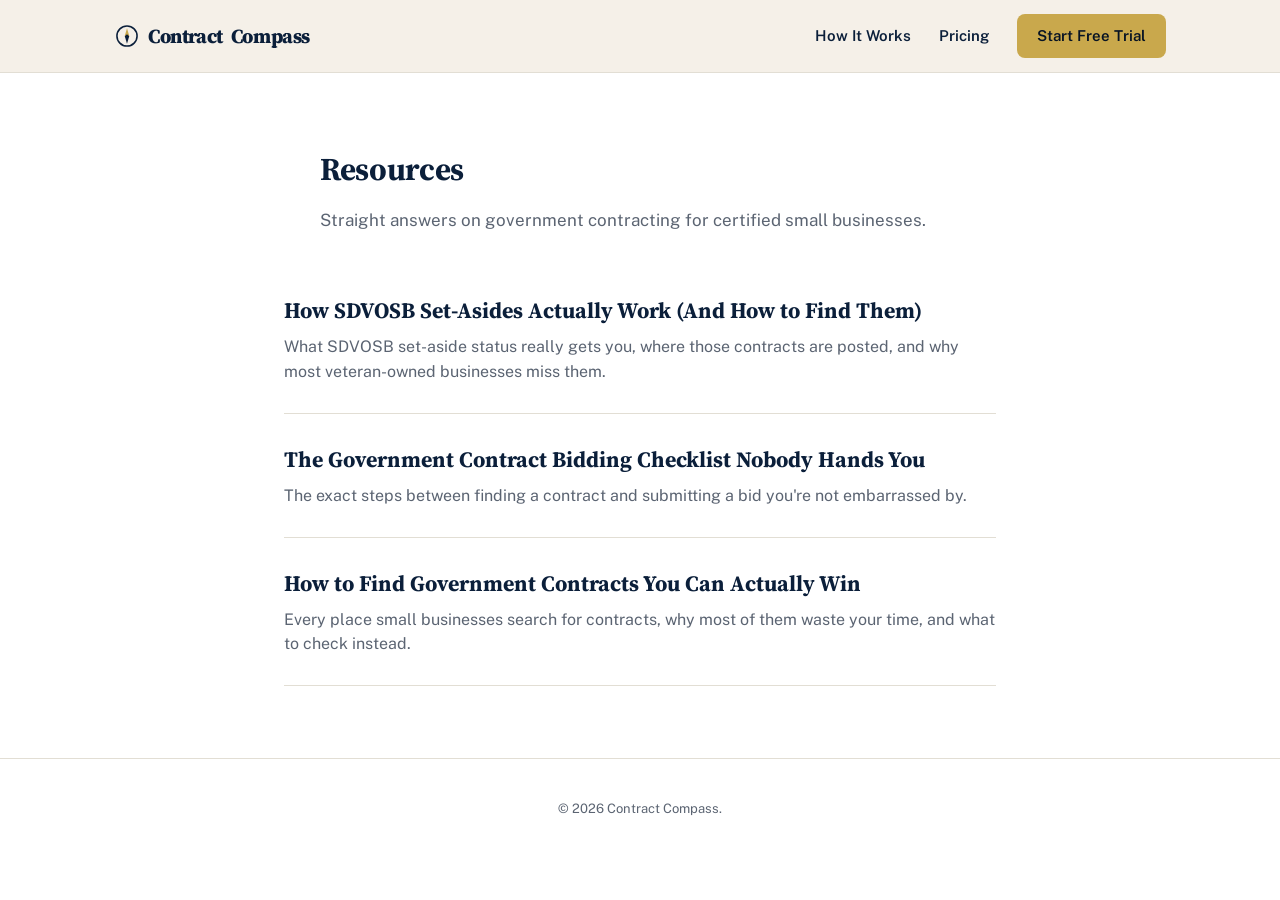
<file: blog/index.html>
<!DOCTYPE html>
<html lang="en">
<head>
<meta charset="UTF-8">
<meta name="viewport" content="width=device-width, initial-scale=1.0">
<title>Resources — Contract Compass</title>
<meta name="description" content="Guides on government contract set-asides, bidding, and how to find contracts as a certified small business.">
<link rel="canonical" href="https://contractcompass.org/blog/">
<link rel="preconnect" href="https://fonts.googleapis.com">
<link rel="preconnect" href="https://fonts.gstatic.com" crossorigin>
<link href="https://fonts.googleapis.com/css2?family=Public+Sans:wght@400;500;600;700;800&family=Source+Serif+4:opsz,wght@8..60,600;8..60,700;8..60,800&display=swap" rel="stylesheet">
<link rel="stylesheet" href="../styles.css">
</head>
<body>
<header class="site-nav">
  <div class="wrap">
    <div class="logo"><a href="/" style="display:flex;align-items:center;gap:8px;">
      <svg class="logo-mark" viewBox="0 0 40 40" width="26" height="26" xmlns="http://www.w3.org/2000/svg" role="img" aria-label="Contract Compass mark">
        <circle cx="20" cy="20" r="15.5" fill="none" stroke="#0B1F3A" stroke-width="2.4"/>
        <g class="needle">
          <path d="M20 8 L23.5 20 L16.5 20 Z" fill="#C9A84C"/>
          <path d="M20 32 L16.5 20 L23.5 20 Z" fill="#0B1F3A"/>
        </g>
        <circle cx="20" cy="20" r="2.4" fill="#0B1F3A"/>
      </svg>
      Contract<span>Compass</span></a></div>
    <nav class="nav-links">
      <a href="/#how-it-works">How It Works</a>
      <a href="/#pricing">Pricing</a>
      <a href="/#signup" class="nav-cta">Start Free Trial</a>
    </nav>
  </div>
</header>

<section>
  <div class="wrap blog-list">
    <div class="section-head" style="text-align:left; margin-bottom:32px;">
      <h2>Resources</h2>
      <p>Straight answers on government contracting for certified small businesses.</p>
    </div>

    <div class="blog-post-card">
      <h2><a href="sdvosb-set-aside-guide.html">How SDVOSB Set-Asides Actually Work (And How to Find Them)</a></h2>
      <p>What SDVOSB set-aside status really gets you, where those contracts are posted, and why most veteran-owned businesses miss them.</p>
    </div>

    <div class="blog-post-card">
      <h2><a href="government-contract-bidding-checklist.html">The Government Contract Bidding Checklist Nobody Hands You</a></h2>
      <p>The exact steps between finding a contract and submitting a bid you're not embarrassed by.</p>
    </div>

    <div class="blog-post-card">
      <h2><a href="how-to-find-government-contracts.html">How to Find Government Contracts You Can Actually Win</a></h2>
      <p>Every place small businesses search for contracts, why most of them waste your time, and what to check instead.</p>
    </div>
  </div>
</section>

<footer>
  <div class="wrap">
    <p>&copy; 2026 Contract Compass.</p>
  </div>
</footer>
</body>
</html>
</file>
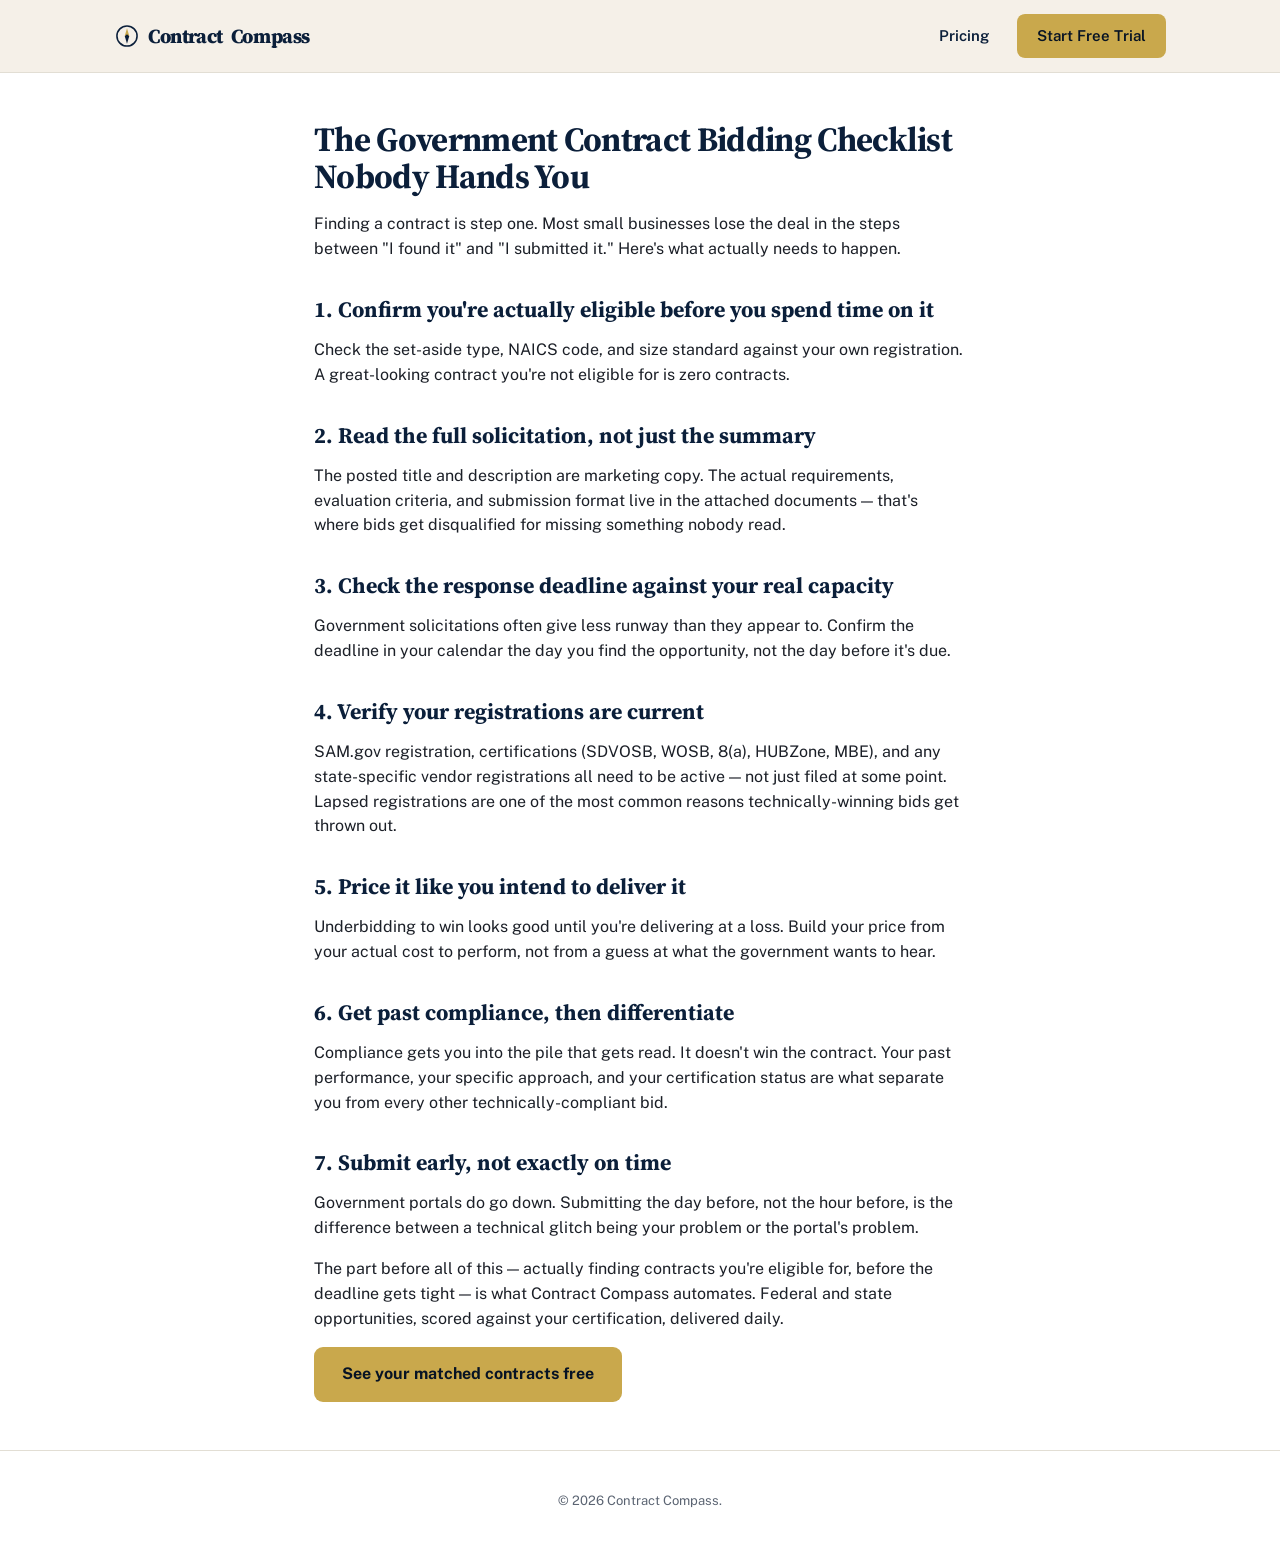
<file: blog/government-contract-bidding-checklist.html>
<!DOCTYPE html>
<html lang="en">
<head>
<meta charset="UTF-8">
<meta name="viewport" content="width=device-width, initial-scale=1.0">
<title>The Government Contract Bidding Checklist — Contract Compass</title>
<meta name="description" content="The exact steps between finding a government contract and submitting a bid worth submitting.">
<link rel="canonical" href="https://contractcompass.org/blog/government-contract-bidding-checklist.html">
<link rel="preconnect" href="https://fonts.googleapis.com">
<link rel="preconnect" href="https://fonts.gstatic.com" crossorigin>
<link href="https://fonts.googleapis.com/css2?family=Public+Sans:wght@400;500;600;700;800&family=Source+Serif+4:opsz,wght@8..60,600;8..60,700;8..60,800&display=swap" rel="stylesheet">
<link rel="stylesheet" href="../styles.css">
</head>
<body>
<header class="site-nav">
  <div class="wrap">
    <div class="logo"><a href="/" style="display:flex;align-items:center;gap:8px;">
      <svg class="logo-mark" viewBox="0 0 40 40" width="26" height="26" xmlns="http://www.w3.org/2000/svg" role="img" aria-label="Contract Compass mark">
        <circle cx="20" cy="20" r="15.5" fill="none" stroke="#0B1F3A" stroke-width="2.4"/>
        <g class="needle">
          <path d="M20 8 L23.5 20 L16.5 20 Z" fill="#C9A84C"/>
          <path d="M20 32 L16.5 20 L23.5 20 Z" fill="#0B1F3A"/>
        </g>
        <circle cx="20" cy="20" r="2.4" fill="#0B1F3A"/>
      </svg>
      Contract<span>Compass</span></a></div>
    <nav class="nav-links">
      <a href="/#pricing">Pricing</a>
      <a href="/#signup" class="nav-cta">Start Free Trial</a>
    </nav>
  </div>
</header>

<article class="post-body">
  <h1>The Government Contract Bidding Checklist Nobody Hands You</h1>
  <p>Finding a contract is step one. Most small businesses lose the deal in the steps between "I found it" and "I submitted it." Here's what actually needs to happen.</p>

  <h2>1. Confirm you're actually eligible before you spend time on it</h2>
  <p>Check the set-aside type, NAICS code, and size standard against your own registration. A great-looking contract you're not eligible for is zero contracts.</p>

  <h2>2. Read the full solicitation, not just the summary</h2>
  <p>The posted title and description are marketing copy. The actual requirements, evaluation criteria, and submission format live in the attached documents — that's where bids get disqualified for missing something nobody read.</p>

  <h2>3. Check the response deadline against your real capacity</h2>
  <p>Government solicitations often give less runway than they appear to. Confirm the deadline in your calendar the day you find the opportunity, not the day before it's due.</p>

  <h2>4. Verify your registrations are current</h2>
  <p>SAM.gov registration, certifications (SDVOSB, WOSB, 8(a), HUBZone, MBE), and any state-specific vendor registrations all need to be active — not just filed at some point. Lapsed registrations are one of the most common reasons technically-winning bids get thrown out.</p>

  <h2>5. Price it like you intend to deliver it</h2>
  <p>Underbidding to win looks good until you're delivering at a loss. Build your price from your actual cost to perform, not from a guess at what the government wants to hear.</p>

  <h2>6. Get past compliance, then differentiate</h2>
  <p>Compliance gets you into the pile that gets read. It doesn't win the contract. Your past performance, your specific approach, and your certification status are what separate you from every other technically-compliant bid.</p>

  <h2>7. Submit early, not exactly on time</h2>
  <p>Government portals do go down. Submitting the day before, not the hour before, is the difference between a technical glitch being your problem or the portal's problem.</p>

  <p>The part before all of this — actually finding contracts you're eligible for, before the deadline gets tight — is what Contract Compass automates. Federal and state opportunities, scored against your certification, delivered daily.</p>
  <p><a href="/#signup" class="btn btn-primary">See your matched contracts free</a></p>
</article>

<footer>
  <div class="wrap"><p>&copy; 2026 Contract Compass.</p></div>
</footer>
</body>
</html>
</file>
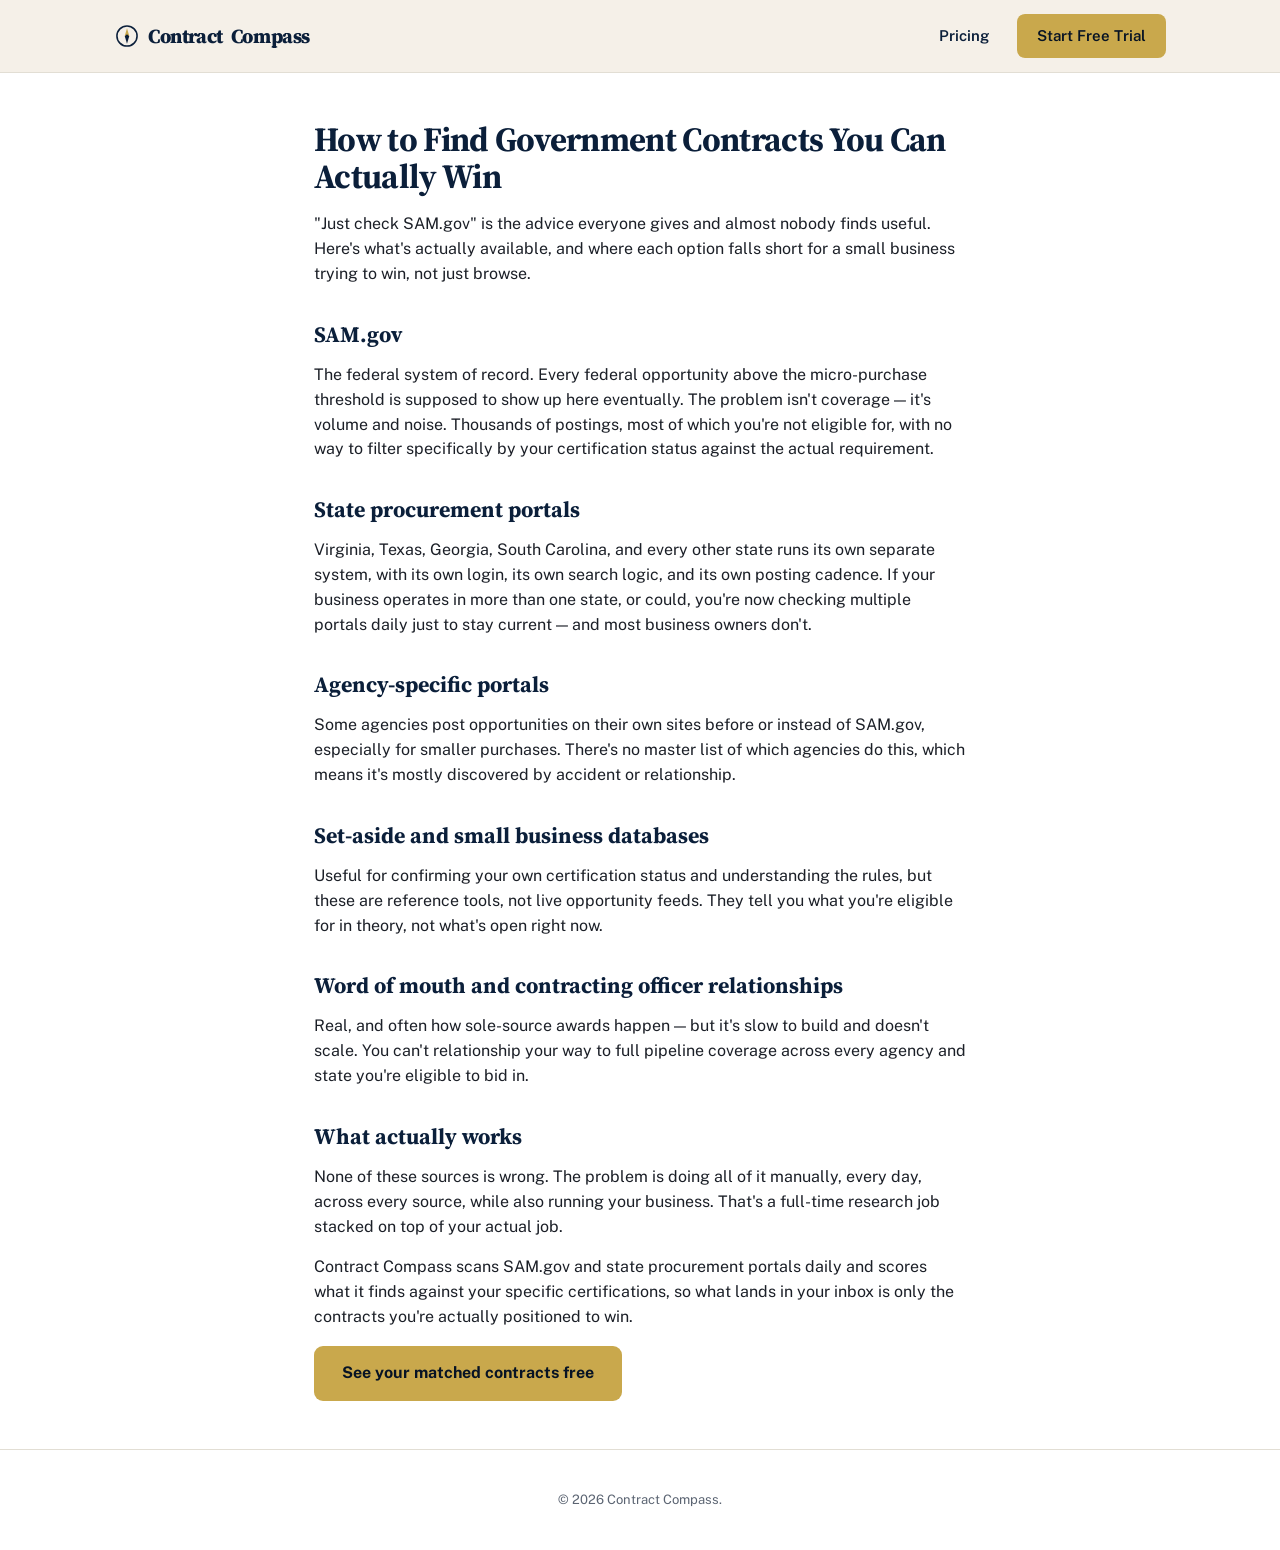
<file: blog/how-to-find-government-contracts.html>
<!DOCTYPE html>
<html lang="en">
<head>
<meta charset="UTF-8">
<meta name="viewport" content="width=device-width, initial-scale=1.0">
<title>How to Find Government Contracts You Can Actually Win — Contract Compass</title>
<meta name="description" content="Every place small businesses search for government contracts, what's wrong with each one, and what to check instead.">
<link rel="canonical" href="https://contractcompass.org/blog/how-to-find-government-contracts.html">
<link rel="preconnect" href="https://fonts.googleapis.com">
<link rel="preconnect" href="https://fonts.gstatic.com" crossorigin>
<link href="https://fonts.googleapis.com/css2?family=Public+Sans:wght@400;500;600;700;800&family=Source+Serif+4:opsz,wght@8..60,600;8..60,700;8..60,800&display=swap" rel="stylesheet">
<link rel="stylesheet" href="../styles.css">
</head>
<body>
<header class="site-nav">
  <div class="wrap">
    <div class="logo"><a href="/" style="display:flex;align-items:center;gap:8px;">
      <svg class="logo-mark" viewBox="0 0 40 40" width="26" height="26" xmlns="http://www.w3.org/2000/svg" role="img" aria-label="Contract Compass mark">
        <circle cx="20" cy="20" r="15.5" fill="none" stroke="#0B1F3A" stroke-width="2.4"/>
        <g class="needle">
          <path d="M20 8 L23.5 20 L16.5 20 Z" fill="#C9A84C"/>
          <path d="M20 32 L16.5 20 L23.5 20 Z" fill="#0B1F3A"/>
        </g>
        <circle cx="20" cy="20" r="2.4" fill="#0B1F3A"/>
      </svg>
      Contract<span>Compass</span></a></div>
    <nav class="nav-links">
      <a href="/#pricing">Pricing</a>
      <a href="/#signup" class="nav-cta">Start Free Trial</a>
    </nav>
  </div>
</header>

<article class="post-body">
  <h1>How to Find Government Contracts You Can Actually Win</h1>
  <p>"Just check SAM.gov" is the advice everyone gives and almost nobody finds useful. Here's what's actually available, and where each option falls short for a small business trying to win, not just browse.</p>

  <h2>SAM.gov</h2>
  <p>The federal system of record. Every federal opportunity above the micro-purchase threshold is supposed to show up here eventually. The problem isn't coverage — it's volume and noise. Thousands of postings, most of which you're not eligible for, with no way to filter specifically by your certification status against the actual requirement.</p>

  <h2>State procurement portals</h2>
  <p>Virginia, Texas, Georgia, South Carolina, and every other state runs its own separate system, with its own login, its own search logic, and its own posting cadence. If your business operates in more than one state, or could, you're now checking multiple portals daily just to stay current — and most business owners don't.</p>

  <h2>Agency-specific portals</h2>
  <p>Some agencies post opportunities on their own sites before or instead of SAM.gov, especially for smaller purchases. There's no master list of which agencies do this, which means it's mostly discovered by accident or relationship.</p>

  <h2>Set-aside and small business databases</h2>
  <p>Useful for confirming your own certification status and understanding the rules, but these are reference tools, not live opportunity feeds. They tell you what you're eligible for in theory, not what's open right now.</p>

  <h2>Word of mouth and contracting officer relationships</h2>
  <p>Real, and often how sole-source awards happen — but it's slow to build and doesn't scale. You can't relationship your way to full pipeline coverage across every agency and state you're eligible to bid in.</p>

  <h2>What actually works</h2>
  <p>None of these sources is wrong. The problem is doing all of it manually, every day, across every source, while also running your business. That's a full-time research job stacked on top of your actual job.</p>
  <p>Contract Compass scans SAM.gov and state procurement portals daily and scores what it finds against your specific certifications, so what lands in your inbox is only the contracts you're actually positioned to win.</p>
  <p><a href="/#signup" class="btn btn-primary">See your matched contracts free</a></p>
</article>

<footer>
  <div class="wrap"><p>&copy; 2026 Contract Compass.</p></div>
</footer>
</body>
</html>
</file>
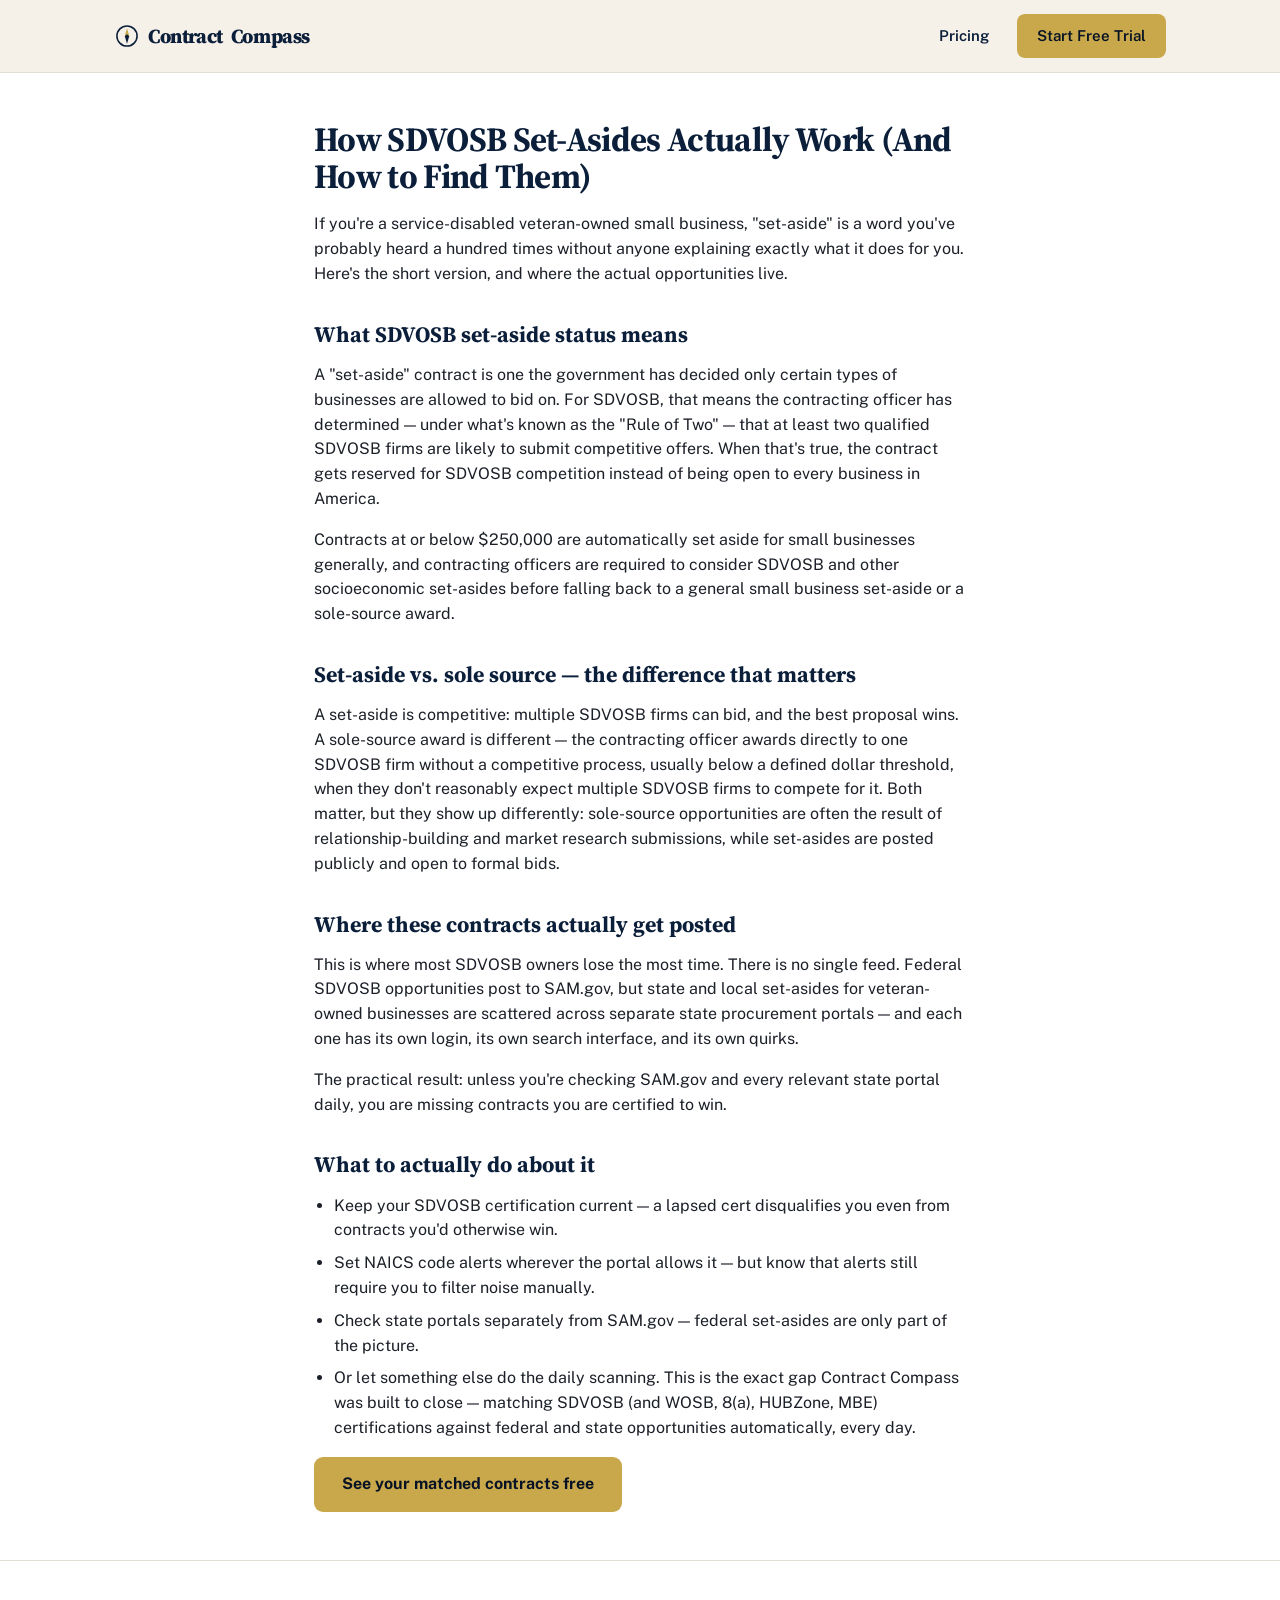
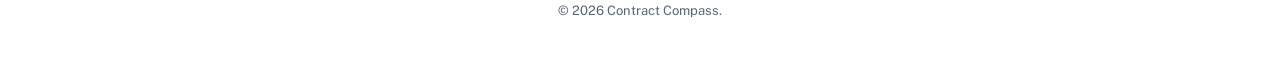
<file: blog/sdvosb-set-aside-guide.html>
<!DOCTYPE html>
<html lang="en">
<head>
<meta charset="UTF-8">
<meta name="viewport" content="width=device-width, initial-scale=1.0">
<title>How SDVOSB Set-Asides Actually Work — Contract Compass</title>
<meta name="description" content="What SDVOSB set-aside status gets you, how the Rule of Two applies, and where these contracts actually get posted.">
<link rel="canonical" href="https://contractcompass.org/blog/sdvosb-set-aside-guide.html">
<link rel="preconnect" href="https://fonts.googleapis.com">
<link rel="preconnect" href="https://fonts.gstatic.com" crossorigin>
<link href="https://fonts.googleapis.com/css2?family=Public+Sans:wght@400;500;600;700;800&family=Source+Serif+4:opsz,wght@8..60,600;8..60,700;8..60,800&display=swap" rel="stylesheet">
<link rel="stylesheet" href="../styles.css">
</head>
<body>
<header class="site-nav">
  <div class="wrap">
    <div class="logo"><a href="/" style="display:flex;align-items:center;gap:8px;">
      <svg class="logo-mark" viewBox="0 0 40 40" width="26" height="26" xmlns="http://www.w3.org/2000/svg" role="img" aria-label="Contract Compass mark">
        <circle cx="20" cy="20" r="15.5" fill="none" stroke="#0B1F3A" stroke-width="2.4"/>
        <g class="needle">
          <path d="M20 8 L23.5 20 L16.5 20 Z" fill="#C9A84C"/>
          <path d="M20 32 L16.5 20 L23.5 20 Z" fill="#0B1F3A"/>
        </g>
        <circle cx="20" cy="20" r="2.4" fill="#0B1F3A"/>
      </svg>
      Contract<span>Compass</span></a></div>
    <nav class="nav-links">
      <a href="/#pricing">Pricing</a>
      <a href="/#signup" class="nav-cta">Start Free Trial</a>
    </nav>
  </div>
</header>

<article class="post-body">
  <h1>How SDVOSB Set-Asides Actually Work (And How to Find Them)</h1>
  <p>If you're a service-disabled veteran-owned small business, "set-aside" is a word you've probably heard a hundred times without anyone explaining exactly what it does for you. Here's the short version, and where the actual opportunities live.</p>

  <h2>What SDVOSB set-aside status means</h2>
  <p>A "set-aside" contract is one the government has decided only certain types of businesses are allowed to bid on. For SDVOSB, that means the contracting officer has determined — under what's known as the "Rule of Two" — that at least two qualified SDVOSB firms are likely to submit competitive offers. When that's true, the contract gets reserved for SDVOSB competition instead of being open to every business in America.</p>
  <p>Contracts at or below $250,000 are automatically set aside for small businesses generally, and contracting officers are required to consider SDVOSB and other socioeconomic set-asides before falling back to a general small business set-aside or a sole-source award.</p>

  <h2>Set-aside vs. sole source — the difference that matters</h2>
  <p>A set-aside is competitive: multiple SDVOSB firms can bid, and the best proposal wins. A sole-source award is different — the contracting officer awards directly to one SDVOSB firm without a competitive process, usually below a defined dollar threshold, when they don't reasonably expect multiple SDVOSB firms to compete for it. Both matter, but they show up differently: sole-source opportunities are often the result of relationship-building and market research submissions, while set-asides are posted publicly and open to formal bids.</p>

  <h2>Where these contracts actually get posted</h2>
  <p>This is where most SDVOSB owners lose the most time. There is no single feed. Federal SDVOSB opportunities post to SAM.gov, but state and local set-asides for veteran-owned businesses are scattered across separate state procurement portals — and each one has its own login, its own search interface, and its own quirks.</p>
  <p>The practical result: unless you're checking SAM.gov and every relevant state portal daily, you are missing contracts you are certified to win.</p>

  <h2>What to actually do about it</h2>
  <ul>
    <li>Keep your SDVOSB certification current — a lapsed cert disqualifies you even from contracts you'd otherwise win.</li>
    <li>Set NAICS code alerts wherever the portal allows it — but know that alerts still require you to filter noise manually.</li>
    <li>Check state portals separately from SAM.gov — federal set-asides are only part of the picture.</li>
    <li>Or let something else do the daily scanning. This is the exact gap Contract Compass was built to close — matching SDVOSB (and WOSB, 8(a), HUBZone, MBE) certifications against federal and state opportunities automatically, every day.</li>
  </ul>

  <p><a href="/#signup" class="btn btn-primary">See your matched contracts free</a></p>
</article>

<footer>
  <div class="wrap"><p>&copy; 2026 Contract Compass.</p></div>
</footer>
</body>
</html>
</file>
<file: styles.css>
:root {
  --navy: #0b1f3a;
  --navy-dark: #071324;
  --gold: #c9a84c;
  --gold-light: #ddc078;
  --cream: #f5f0e8;
  --ink: #1b1f27;
  --gray: #5b6472;
  --line: #e2ded4;
  --green: #1f7a4d;
}

* { box-sizing: border-box; margin: 0; padding: 0; }

body {
  font-family: 'Public Sans', -apple-system, BlinkMacSystemFont, "Segoe UI", Helvetica, Arial, sans-serif;
  color: var(--ink);
  background: #fff;
  line-height: 1.55;
}

h1, h2, h3, .logo {
  font-family: 'Source Serif 4', Georgia, 'Times New Roman', serif;
}

.btn, .amount, .nav-cta {
  font-family: 'Public Sans', -apple-system, BlinkMacSystemFont, "Segoe UI", Helvetica, Arial, sans-serif;
}

a { color: inherit; text-decoration: none; }

.wrap { max-width: 1100px; margin: 0 auto; padding: 0 24px; }

/* Nav */
header.site-nav {
  border-bottom: 1px solid var(--line);
  position: sticky;
  top: 0;
  background: var(--cream);
  z-index: 50;
  transition: box-shadow 0.25s ease;
}
header.site-nav.is-scrolled { box-shadow: 0 4px 16px rgba(11,37,69,0.08); }
.site-nav .wrap {
  display: flex;
  align-items: center;
  justify-content: space-between;
  height: 72px;
}
.logo {
  font-weight: 800;
  font-size: 20px;
  letter-spacing: -0.02em;
  color: var(--navy);
  display: flex;
  align-items: center;
  gap: 8px;
}
.logo span { color: inherit; }
.logo-mark { flex-shrink: 0; cursor: pointer; }
.hero .logo-mark-lg { display: block; margin: 0 auto 18px; cursor: pointer; }
.logo-mark .needle, .logo-mark-lg .needle {
  transform-box: fill-box;
  transform-origin: center;
}
@keyframes needle-swing {
  0%   { transform: rotate(0deg); }
  22%  { transform: rotate(22deg); }
  50%  { transform: rotate(-16deg); }
  74%  { transform: rotate(10deg); }
  100% { transform: rotate(0deg); }
}
.needle.swinging { animation: needle-swing 0.9s ease-in-out; }
.nav-links { display: flex; gap: 28px; align-items: center; }
.nav-links a { font-size: 15px; font-weight: 600; color: var(--navy); }
.nav-cta {
  background: var(--gold);
  color: var(--navy-dark) !important;
  padding: 10px 20px;
  border-radius: 8px;
  font-weight: 700;
  transition: background 0.2s ease, transform 0.2s ease;
}
.nav-cta:hover { background: var(--gold-light); transform: translateY(-1px); }

/* Hero */
.hero {
  background: linear-gradient(180deg, var(--cream) 0%, #fff 100%);
  padding: 84px 0 72px;
  text-align: center;
  position: relative;
  overflow: hidden;
}
.hero-glow {
  position: absolute;
  top: -180px;
  left: 50%;
  width: 900px;
  height: 500px;
  transform: translateX(-50%);
  background: radial-gradient(circle, rgba(201,154,60,0.22) 0%, rgba(201,154,60,0) 65%);
  pointer-events: none;
  z-index: 0;
  animation: glow-drift 14s ease-in-out infinite;
}
@keyframes glow-drift {
  0%, 100% { transform: translateX(-50%) translateY(0) scale(1); }
  50% { transform: translateX(-46%) translateY(24px) scale(1.06); }
}
.hero .wrap { position: relative; z-index: 1; }
.eyebrow {
  display: inline-block;
  background: rgba(201,154,60,0.15);
  color: #92701f;
  font-weight: 700;
  font-size: 13px;
  letter-spacing: 0.04em;
  text-transform: uppercase;
  padding: 6px 14px;
  border-radius: 999px;
  margin-bottom: 22px;
}
h1 {
  font-size: 48px;
  line-height: 1.08;
  color: var(--navy);
  letter-spacing: -0.02em;
  max-width: 780px;
  margin: 0 auto 20px;
}
.hero p.sub {
  font-size: 19px;
  color: var(--gray);
  max-width: 620px;
  margin: 0 auto 34px;
}
.cta-row { display: flex; gap: 14px; justify-content: center; flex-wrap: wrap; }
.btn {
  display: inline-block;
  padding: 15px 28px;
  border-radius: 9px;
  font-weight: 700;
  font-size: 16px;
}
.btn {
  transition: transform 0.2s ease, box-shadow 0.2s ease, background 0.2s ease, color 0.2s ease;
}
.btn-primary { background: var(--gold); color: var(--navy-dark) !important; }
.btn-primary:hover { background: var(--gold-light); transform: translateY(-2px); box-shadow: 0 10px 24px rgba(201,154,60,0.35); }
.btn-secondary { background: #fff; color: var(--navy) !important; border: 1.5px solid var(--navy); }
.btn-secondary:hover { background: var(--navy); color: #fff !important; transform: translateY(-2px); box-shadow: 0 10px 24px rgba(11,37,69,0.25); }
.hero-note { margin-top: 16px; font-size: 13px; color: var(--gray); }

/* Sections */
section { padding: 72px 0; }
.section-head { text-align: center; max-width: 640px; margin: 0 auto 48px; }
.section-head h2 { font-size: 32px; color: var(--navy); letter-spacing: -0.01em; margin-bottom: 12px; }
.section-head p { color: var(--gray); font-size: 17px; }

.pain {
  background: var(--navy);
  color: #fff;
}
.pain .section-head h2 { color: #fff; }
.pain .section-head p { color: #b9c4d6; }
.pain-grid {
  display: grid;
  grid-template-columns: repeat(3, 1fr);
  gap: 24px;
}
.pain-card {
  background: rgba(255,255,255,0.06);
  border: 1px solid rgba(255,255,255,0.12);
  border-radius: 12px;
  padding: 26px;
  transition: transform 0.25s ease, background 0.25s ease, border-color 0.25s ease;
}
.pain-card:hover {
  transform: translateY(-4px);
  background: rgba(255,255,255,0.1);
  border-color: rgba(201,154,60,0.4);
}
.pain-card .num { color: var(--gold); font-weight: 800; font-size: 14px; margin-bottom: 10px; }
.pain-card h3 { font-size: 18px; margin-bottom: 8px; }
.pain-card p { color: #c7d0de; font-size: 15px; }

/* How it works */
.steps {
  display: grid;
  grid-template-columns: repeat(3, 1fr);
  gap: 32px;
}
.step { text-align: center; }
.step .circle {
  width: 52px; height: 52px;
  border-radius: 50%;
  background: var(--navy);
  color: #fff;
  display: flex; align-items: center; justify-content: center;
  font-weight: 800;
  font-size: 20px;
  margin: 0 auto 18px;
  transition: transform 0.25s ease, background 0.25s ease;
}
.step:hover .circle { transform: scale(1.08); background: var(--gold); color: var(--navy-dark); }
.step h3 { font-size: 18px; color: var(--navy); margin-bottom: 8px; }
.step p { color: var(--gray); font-size: 15px; }

/* Pricing */
.pricing-grid {
  display: grid;
  grid-template-columns: repeat(2, 1fr);
  gap: 28px;
  max-width: 820px;
  margin: 0 auto;
}
.pricing-grid-single {
  grid-template-columns: 1fr;
  max-width: 420px;
}
.pricing-note {
  text-align: center;
  color: var(--gray);
  font-size: 14px;
  margin-top: 28px;
}
.pricing-note a { color: var(--navy); font-weight: 700; text-decoration: underline; }
.price-card {
  border: 1.5px solid var(--line);
  border-radius: 16px;
  padding: 34px;
  transition: transform 0.25s ease, box-shadow 0.25s ease;
}
.price-card:hover { transform: translateY(-4px); }
.price-card.featured {
  border-color: var(--gold);
  box-shadow: 0 8px 30px rgba(201,154,60,0.18);
  position: relative;
}
.price-card.featured:hover { box-shadow: 0 16px 40px rgba(201,154,60,0.3); }
.price-card.featured::before {
  content: "MOST POPULAR";
  position: absolute;
  top: -12px; left: 50%;
  transform: translateX(-50%);
  background: var(--gold);
  color: var(--navy-dark);
  font-size: 11px;
  font-weight: 800;
  letter-spacing: 0.05em;
  padding: 5px 14px;
  border-radius: 999px;
}
.price-card h3 { font-size: 20px; color: var(--navy); margin-bottom: 6px; }
.price-card .trial-badge {
  display: inline-block;
  background: rgba(31,122,77,0.12);
  color: var(--green);
  font-weight: 800;
  font-size: 13px;
  letter-spacing: 0.02em;
  padding: 5px 12px;
  border-radius: 999px;
  margin: 10px 0 2px;
}
.price-card .amount { font-size: 40px; font-weight: 800; color: var(--navy); margin: 10px 0 4px; }
.price-card .amount span { font-size: 16px; font-weight: 600; color: var(--gray); }
.price-card ul { list-style: none; margin: 22px 0 26px; }
.price-card li { padding: 7px 0; color: var(--ink); font-size: 15px; padding-left: 24px; position: relative; }
.price-card li::before { content: "✓"; position: absolute; left: 0; color: var(--green); font-weight: 800; }
.pricing-fineprint { text-align: center; color: var(--gray); font-size: 13px; margin-top: 12px; }

/* Signup */
.signup {
  background: var(--cream);
  text-align: center;
}
.signup h2 { font-size: 30px; color: var(--navy); margin-bottom: 14px; }
.signup p { color: var(--gray); font-size: 17px; max-width: 560px; margin: 0 auto 30px; }

/* Footer */
footer {
  border-top: 1px solid var(--line);
  padding: 40px 0;
  text-align: center;
}
footer .social { display: flex; gap: 18px; justify-content: center; margin-bottom: 16px; }
footer .social a {
  width: 40px; height: 40px;
  border-radius: 50%;
  background: var(--navy);
  color: #fff;
  display: flex; align-items: center; justify-content: center;
  font-weight: 700;
  font-size: 14px;
}
footer p { color: var(--gray); font-size: 13px; }
footer .legal-links a { color: var(--gray); margin: 0 8px; }

@media (max-width: 760px) {
  h1 { font-size: 34px; }
  .pain-grid, .steps, .pricing-grid { grid-template-columns: 1fr; }
  .nav-links { display: none; }
}

html { scroll-behavior: smooth; }

@media (prefers-reduced-motion: reduce) {
  html { scroll-behavior: auto; }
  .hero-glow { animation: none; }
  .btn, .pain-card, .step .circle, .price-card { transition: none; }
}

/* Blog */
.blog-list { max-width: 760px; margin: 0 auto; }
.blog-post-card {
  border-bottom: 1px solid var(--line);
  padding: 28px 0;
}
.blog-post-card h2 { font-size: 22px; color: var(--navy); margin-bottom: 8px; }
.blog-post-card p { color: var(--gray); }
.post-body { max-width: 700px; margin: 48px auto; padding: 0 24px; }
.post-body h1 { text-align: left; font-size: 34px; margin-bottom: 18px; }
.post-body h2 { color: var(--navy); font-size: 22px; margin: 30px 0 12px; }
.post-body p { margin-bottom: 16px; color: var(--ink); font-size: 16px; }
.post-body ul { margin: 0 0 16px 20px; }
.post-body li { margin-bottom: 8px; }
</file>
